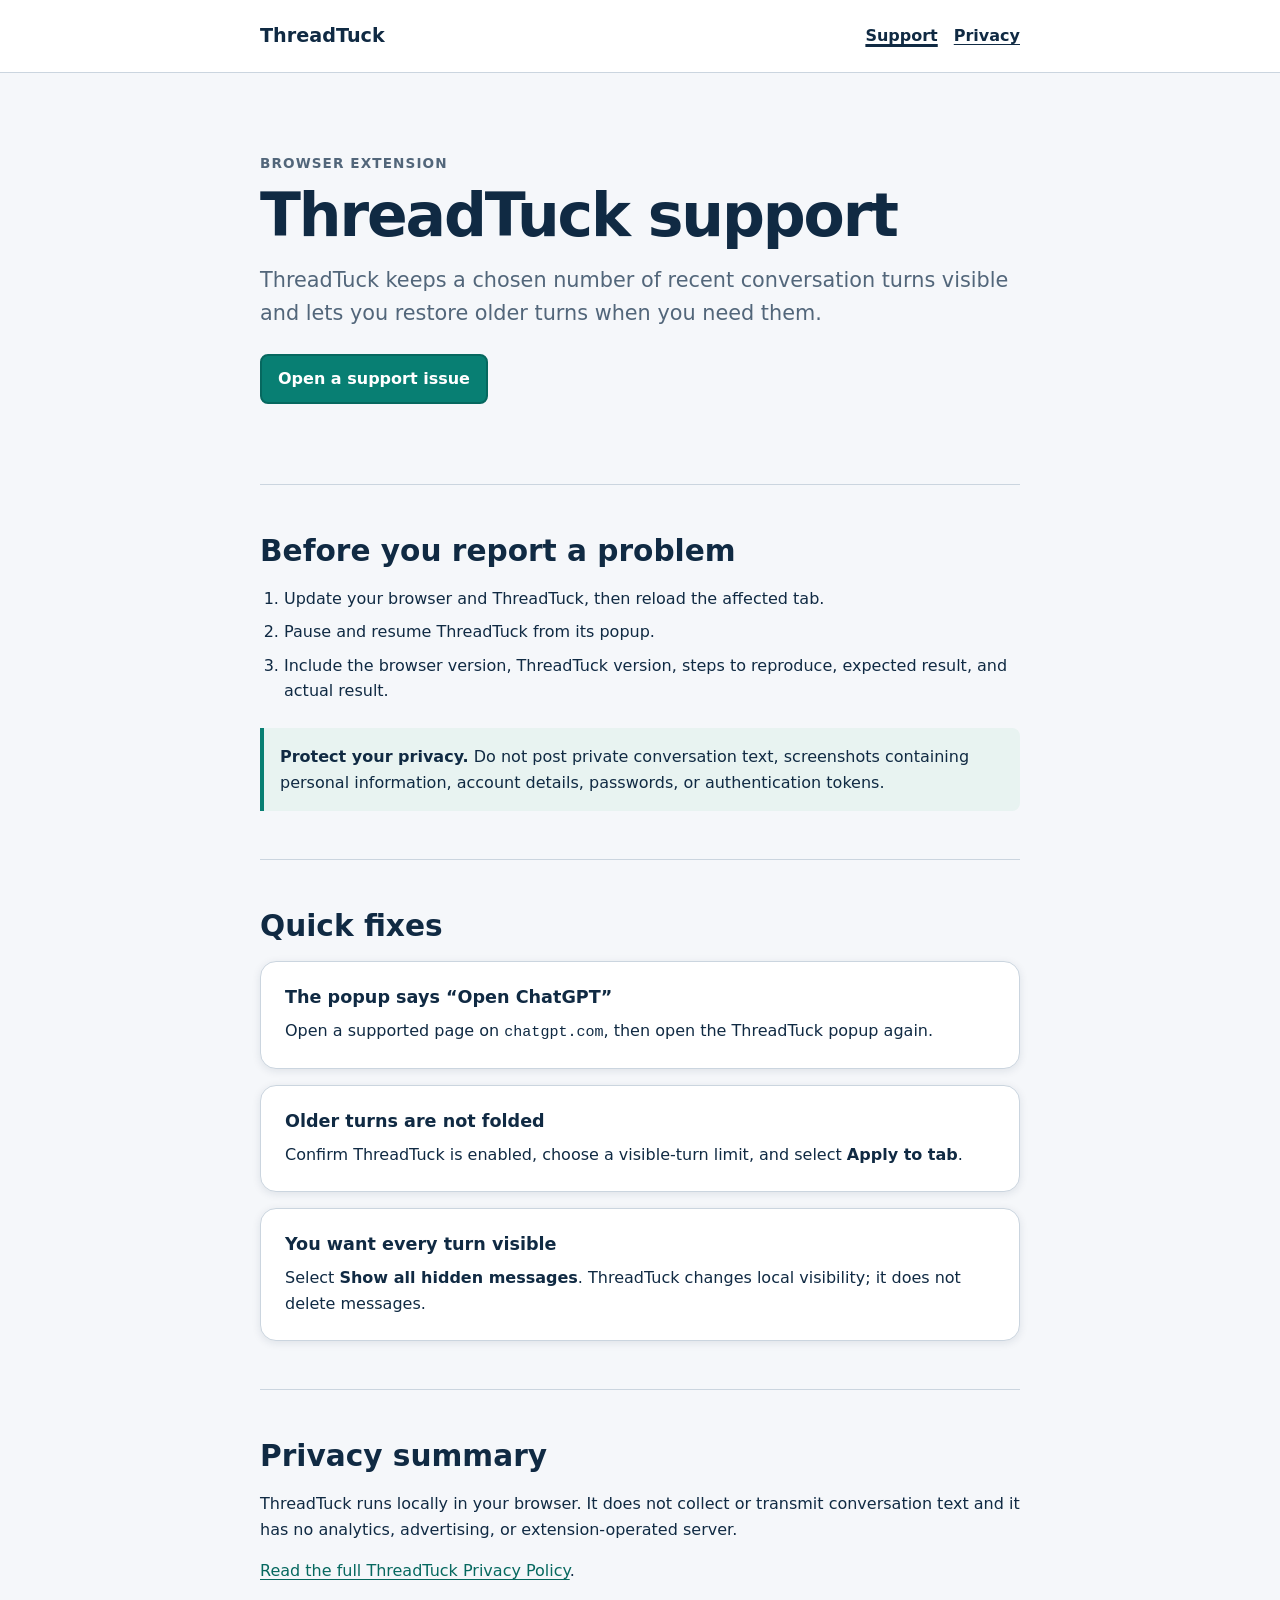
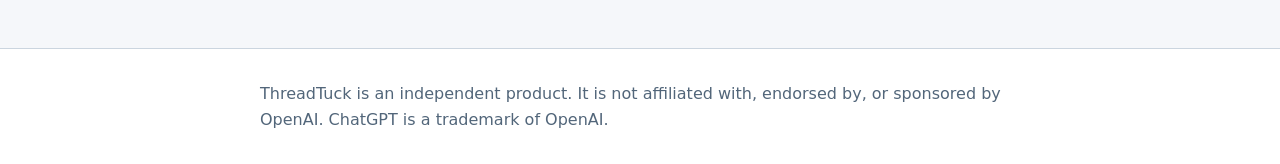
<file: index.html>
<!doctype html>
<html lang="en">
  <head>
    <meta charset="utf-8" />
    <meta name="viewport" content="width=device-width, initial-scale=1" />
    <meta
      name="description"
      content="Support information and privacy guidance for the ThreadTuck browser extension."
    />
    <meta name="color-scheme" content="light dark" />
    <meta name="theme-color" content="#102a43" />
    <title>ThreadTuck Support</title>
    <link rel="icon" href="favicon.svg" type="image/svg+xml" />
    <link rel="stylesheet" href="styles.css" />
  </head>
  <body>
    <a class="skip-link" href="#main">Skip to main content</a>

    <header class="site-header">
      <div class="shell header-row">
        <a class="brand" href="index.html" aria-label="ThreadTuck support home">ThreadTuck</a>
        <nav aria-label="Support navigation">
          <a href="index.html" aria-current="page">Support</a>
          <a href="privacy-policy.html">Privacy</a>
        </nav>
      </div>
    </header>

    <main id="main" class="shell">
      <section class="intro" aria-labelledby="page-title">
        <p class="eyebrow">Browser extension</p>
        <h1 id="page-title">ThreadTuck support</h1>
        <p class="lead">
          ThreadTuck keeps a chosen number of recent conversation turns visible and lets you restore
          older turns when you need them.
        </p>
        <a class="button" href="https://github.com/Rina48/threadtuck-support/issues">
          Open a support issue
        </a>
      </section>

      <section aria-labelledby="before-reporting">
        <h2 id="before-reporting">Before you report a problem</h2>
        <ol class="steps">
          <li>Update your browser and ThreadTuck, then reload the affected tab.</li>
          <li>Pause and resume ThreadTuck from its popup.</li>
          <li>
            Include the browser version, ThreadTuck version, steps to reproduce, expected result, and
            actual result.
          </li>
        </ol>
        <div class="notice" role="note">
          <strong>Protect your privacy.</strong> Do not post private conversation text, screenshots
          containing personal information, account details, passwords, or authentication tokens.
        </div>
      </section>

      <section aria-labelledby="quick-fixes">
        <h2 id="quick-fixes">Quick fixes</h2>
        <div class="facts">
          <article>
            <h3>The popup says “Open ChatGPT”</h3>
            <p>
              Open a supported page on <code>chatgpt.com</code>, then open the ThreadTuck popup again.
            </p>
          </article>
          <article>
            <h3>Older turns are not folded</h3>
            <p>
              Confirm ThreadTuck is enabled, choose a visible-turn limit, and select
              <strong>Apply to tab</strong>.
            </p>
          </article>
          <article>
            <h3>You want every turn visible</h3>
            <p>
              Select <strong>Show all hidden messages</strong>. ThreadTuck changes local visibility;
              it does not delete messages.
            </p>
          </article>
        </div>
      </section>

      <section aria-labelledby="privacy-summary">
        <h2 id="privacy-summary">Privacy summary</h2>
        <p>
          ThreadTuck runs locally in your browser. It does not collect or transmit conversation
          text and it has no analytics, advertising, or extension-operated server.
        </p>
        <p><a href="privacy-policy.html">Read the full ThreadTuck Privacy Policy</a>.</p>
      </section>
    </main>

    <footer class="site-footer">
      <div class="shell">
        <p>
          ThreadTuck is an independent product. It is not affiliated with, endorsed by, or sponsored
          by OpenAI. ChatGPT is a trademark of OpenAI.
        </p>
      </div>
    </footer>
  </body>
</html>
</file>
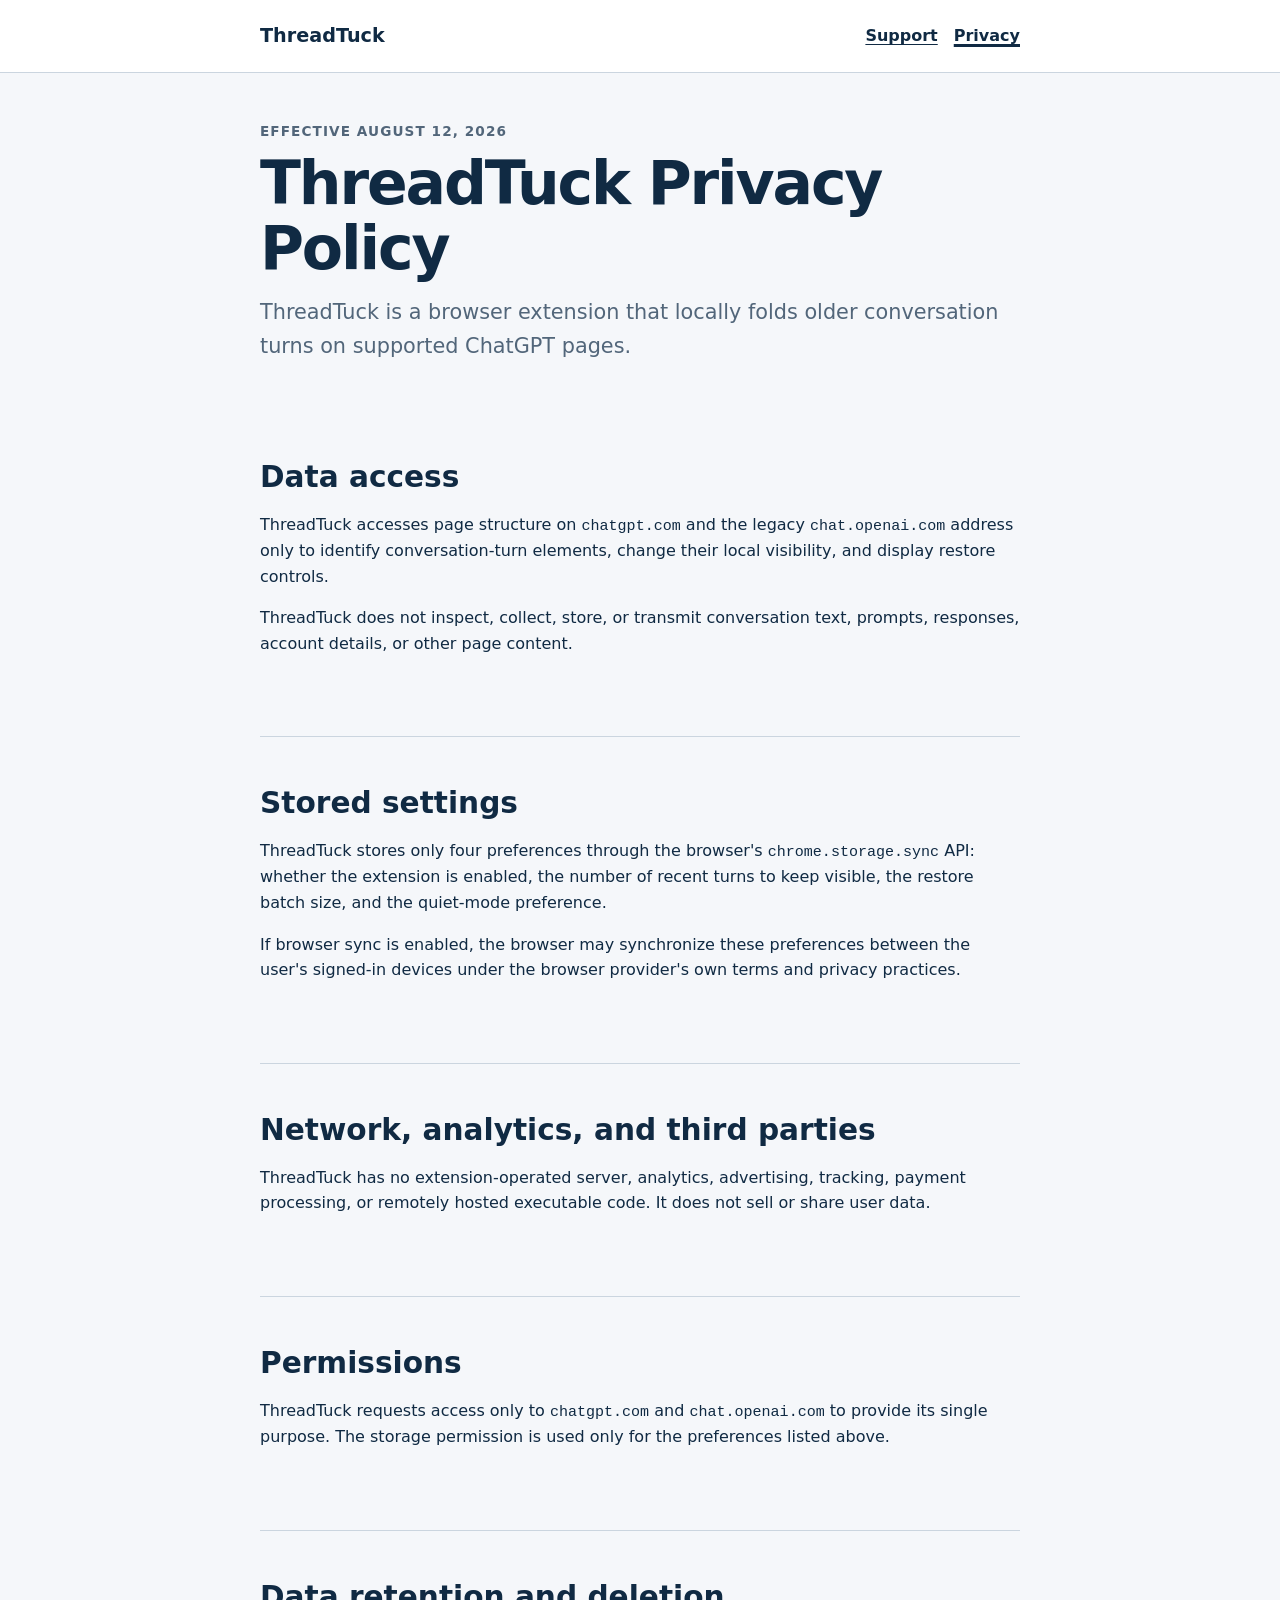
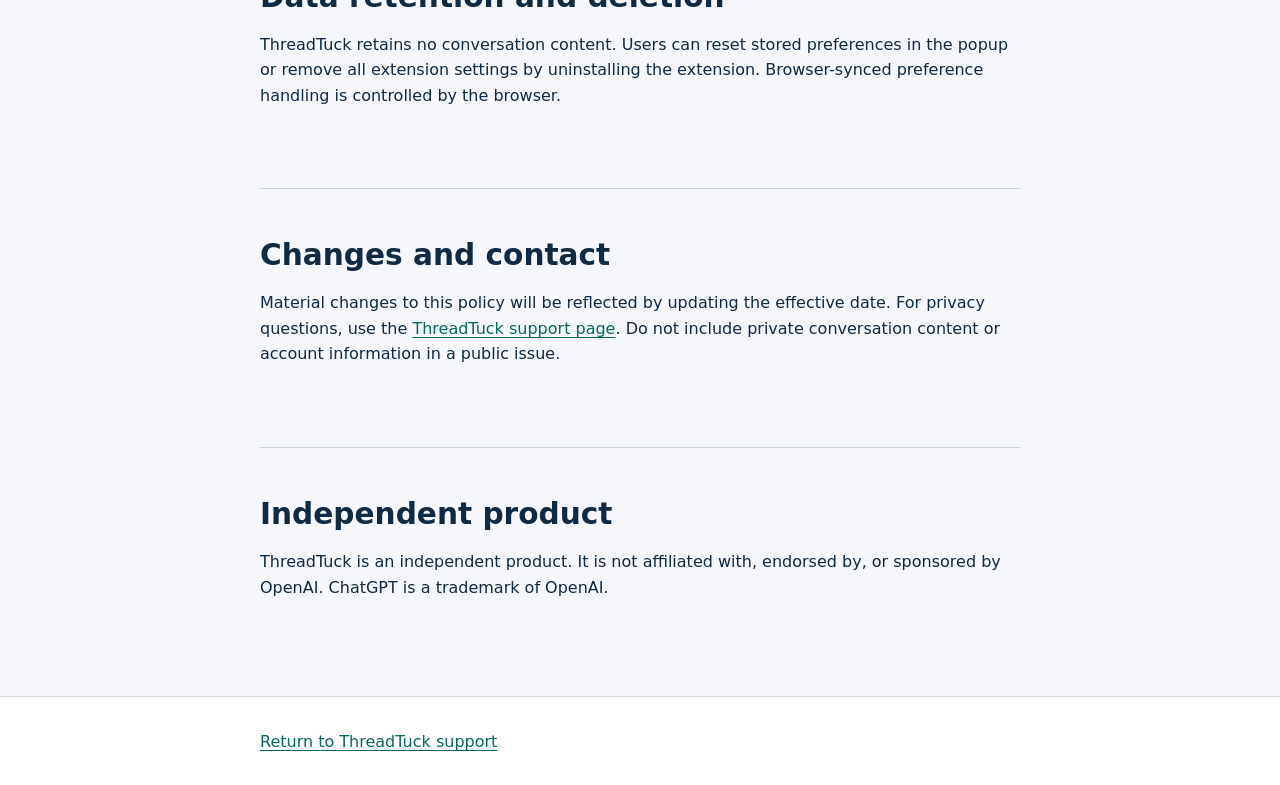
<file: privacy-policy.html>
<!doctype html>
<html lang="en">
  <head>
    <meta charset="utf-8" />
    <meta name="viewport" content="width=device-width, initial-scale=1" />
    <meta
      name="description"
      content="ThreadTuck Privacy Policy: local page access, stored preferences, data practices, and user controls."
    />
    <meta name="color-scheme" content="light dark" />
    <meta name="theme-color" content="#102a43" />
    <title>ThreadTuck Privacy Policy</title>
    <link rel="icon" href="favicon.svg" type="image/svg+xml" />
    <link rel="stylesheet" href="styles.css" />
  </head>
  <body>
    <a class="skip-link" href="#main">Skip to main content</a>

    <header class="site-header">
      <div class="shell header-row">
        <a class="brand" href="index.html" aria-label="ThreadTuck support home">ThreadTuck</a>
        <nav aria-label="Support navigation">
          <a href="index.html">Support</a>
          <a href="privacy-policy.html" aria-current="page">Privacy</a>
        </nav>
      </div>
    </header>

    <main id="main" class="shell policy">
      <p class="eyebrow">Effective August 12, 2026</p>
      <h1>ThreadTuck Privacy Policy</h1>
      <p class="lead">
        ThreadTuck is a browser extension that locally folds older conversation turns on
        supported ChatGPT pages.
      </p>

      <section aria-labelledby="data-access">
        <h2 id="data-access">Data access</h2>
        <p>
          ThreadTuck accesses page structure on <code>chatgpt.com</code> and the legacy
          <code>chat.openai.com</code> address only to identify conversation-turn elements, change
          their local visibility, and display restore controls.
        </p>
        <p>
          ThreadTuck does not inspect, collect, store, or transmit conversation text, prompts,
          responses, account details, or other page content.
        </p>
      </section>

      <section aria-labelledby="stored-settings">
        <h2 id="stored-settings">Stored settings</h2>
        <p>
          ThreadTuck stores only four preferences through the browser's
          <code>chrome.storage.sync</code> API: whether the extension is enabled, the number of
          recent turns to keep visible, the restore batch size, and the quiet-mode preference.
        </p>
        <p>
          If browser sync is enabled, the browser may synchronize these preferences between the
          user's signed-in devices under the browser provider's own terms and privacy practices.
        </p>
      </section>

      <section aria-labelledby="network-third-parties">
        <h2 id="network-third-parties">Network, analytics, and third parties</h2>
        <p>
          ThreadTuck has no extension-operated server, analytics, advertising, tracking, payment
          processing, or remotely hosted executable code. It does not sell or share user data.
        </p>
      </section>

      <section aria-labelledby="permissions">
        <h2 id="permissions">Permissions</h2>
        <p>
          ThreadTuck requests access only to <code>chatgpt.com</code> and
          <code>chat.openai.com</code> to provide its single purpose. The storage permission is used
          only for the preferences listed above.
        </p>
      </section>

      <section aria-labelledby="retention-deletion">
        <h2 id="retention-deletion">Data retention and deletion</h2>
        <p>
          ThreadTuck retains no conversation content. Users can reset stored preferences in the
          popup or remove all extension settings by uninstalling the extension. Browser-synced
          preference handling is controlled by the browser.
        </p>
      </section>

      <section aria-labelledby="changes-contact">
        <h2 id="changes-contact">Changes and contact</h2>
        <p>
          Material changes to this policy will be reflected by updating the effective date. For
          privacy questions, use the
          <a href="https://github.com/Rina48/threadtuck-support/issues">ThreadTuck support page</a>.
          Do not include private conversation content or account information in a public issue.
        </p>
      </section>

      <section aria-labelledby="independence">
        <h2 id="independence">Independent product</h2>
        <p>
          ThreadTuck is an independent product. It is not affiliated with, endorsed by, or sponsored
          by OpenAI. ChatGPT is a trademark of OpenAI.
        </p>
      </section>
    </main>

    <footer class="site-footer">
      <div class="shell"><p><a href="index.html">Return to ThreadTuck support</a></p></div>
    </footer>
  </body>
</html>
</file>
<file: styles.css>
:root {
  color-scheme: light dark;
  --color-page: #f5f7fa;
  --color-surface: #ffffff;
  --color-text: #102a43;
  --color-muted: #52667a;
  --color-border: #cbd5df;
  --color-accent: #087f73;
  --color-accent-strong: #06685f;
  --color-focus: #b54708;
  --color-note: #e8f3f1;
  --shadow-small: 0 2px 8px rgb(16 42 67 / 10%);
  --radius-small: 8px;
  --radius-medium: 16px;
  --space-1: 8px;
  --space-2: 16px;
  --space-3: 24px;
  --space-4: 32px;
  --space-5: 48px;
  --content-width: 760px;
}

* {
  box-sizing: border-box;
}

html {
  font-family:
    Inter, ui-sans-serif, system-ui, -apple-system, BlinkMacSystemFont, "Segoe UI", sans-serif;
  line-height: 1.6;
  background: var(--color-page);
  color: var(--color-text);
}

body {
  min-width: 320px;
  min-height: 100vh;
  margin: 0;
  font-size: 1rem;
}

a {
  color: var(--color-accent-strong);
  text-underline-offset: 0.18em;
}

a:hover {
  text-decoration-thickness: 0.14em;
}

a:focus-visible {
  outline: 3px solid var(--color-focus);
  outline-offset: 3px;
}

code {
  overflow-wrap: anywhere;
  font-size: 0.94em;
}

h1,
h2,
h3,
p {
  margin-block-start: 0;
}

h1 {
  max-width: 18ch;
  margin-block-end: var(--space-2);
  font-size: clamp(2.25rem, 6vw, 3.75rem);
  line-height: 1.08;
  letter-spacing: -0.035em;
}

h2 {
  margin-block-end: var(--space-2);
  font-size: clamp(1.45rem, 3vw, 1.85rem);
  line-height: 1.25;
}

h3 {
  margin-block-end: var(--space-1);
  font-size: 1.1rem;
  line-height: 1.35;
}

.shell {
  width: min(100% - 32px, var(--content-width));
  margin-inline: auto;
}

.skip-link {
  position: fixed;
  z-index: 10;
  inset-block-start: var(--space-1);
  inset-inline-start: var(--space-1);
  padding: var(--space-1) var(--space-2);
  border-radius: var(--radius-small);
  background: var(--color-text);
  color: var(--color-surface);
  transform: translateY(-160%);
}

.skip-link:focus {
  transform: translateY(0);
}

.site-header {
  border-block-end: 1px solid var(--color-border);
  background: var(--color-surface);
}

.header-row {
  display: flex;
  min-height: 72px;
  align-items: center;
  justify-content: space-between;
  gap: var(--space-2);
}

.brand {
  color: var(--color-text);
  font-size: 1.2rem;
  font-weight: 750;
  text-decoration: none;
}

nav {
  display: flex;
  gap: var(--space-2);
}

nav a {
  padding-block: 4px;
  color: var(--color-text);
  font-weight: 650;
}

nav a[aria-current="page"] {
  text-decoration-thickness: 0.16em;
}

main > section,
main.policy {
  padding-block: var(--space-5);
}

main > section + section {
  border-block-start: 1px solid var(--color-border);
}

.intro {
  padding-block: clamp(48px, 8vw, 80px);
}

.eyebrow {
  margin-block-end: var(--space-1);
  color: var(--color-muted);
  font-size: 0.85rem;
  font-weight: 750;
  letter-spacing: 0.08em;
  text-transform: uppercase;
}

.lead {
  max-width: 60ch;
  margin-block-end: var(--space-3);
  color: var(--color-muted);
  font-size: clamp(1.1rem, 2.4vw, 1.3rem);
}

.button {
  display: inline-block;
  min-height: 44px;
  padding: 10px var(--space-2);
  border: 2px solid var(--color-accent-strong);
  border-radius: var(--radius-small);
  background: var(--color-accent);
  color: #ffffff;
  font-weight: 750;
  text-decoration: none;
}

.button:hover {
  background: var(--color-accent-strong);
}

.steps {
  padding-inline-start: var(--space-3);
}

.steps li + li {
  margin-block-start: var(--space-1);
}

.notice {
  margin-block-start: var(--space-3);
  padding: var(--space-2);
  border-inline-start: 4px solid var(--color-accent);
  border-radius: 0 var(--radius-small) var(--radius-small) 0;
  background: var(--color-note);
}

.facts {
  display: grid;
  gap: var(--space-2);
}

.facts article {
  padding: var(--space-3);
  border: 1px solid var(--color-border);
  border-radius: var(--radius-medium);
  background: var(--color-surface);
  box-shadow: var(--shadow-small);
}

.facts article p:last-child,
.site-footer p:last-child,
.policy section p:last-child {
  margin-block-end: 0;
}

.policy > .lead {
  margin-block-end: var(--space-5);
}

.policy section + section {
  margin-block-start: var(--space-4);
}

.site-footer {
  padding-block: var(--space-4);
  border-block-start: 1px solid var(--color-border);
  color: var(--color-muted);
  background: var(--color-surface);
}

@media (prefers-color-scheme: dark) {
  :root {
    --color-page: #0d1b2a;
    --color-surface: #13263a;
    --color-text: #f3f7fb;
    --color-muted: #bdc9d5;
    --color-border: #3a5168;
    --color-accent: #35b6a7;
    --color-accent-strong: #7bd7cc;
    --color-focus: #ffb45c;
    --color-note: #173b3a;
    --shadow-small: 0 2px 8px rgb(0 0 0 / 28%);
  }

  .button {
    border-color: var(--color-accent);
    background: #087f73;
    color: #ffffff;
  }
}

@media (max-width: 480px) {
  .header-row {
    min-height: 64px;
  }

  .shell {
    width: min(100% - 24px, var(--content-width));
  }

  nav {
    gap: 12px;
  }

  main > section,
  main.policy {
    padding-block: var(--space-4);
  }

  .facts article {
    padding: var(--space-2);
  }
}
</file>
